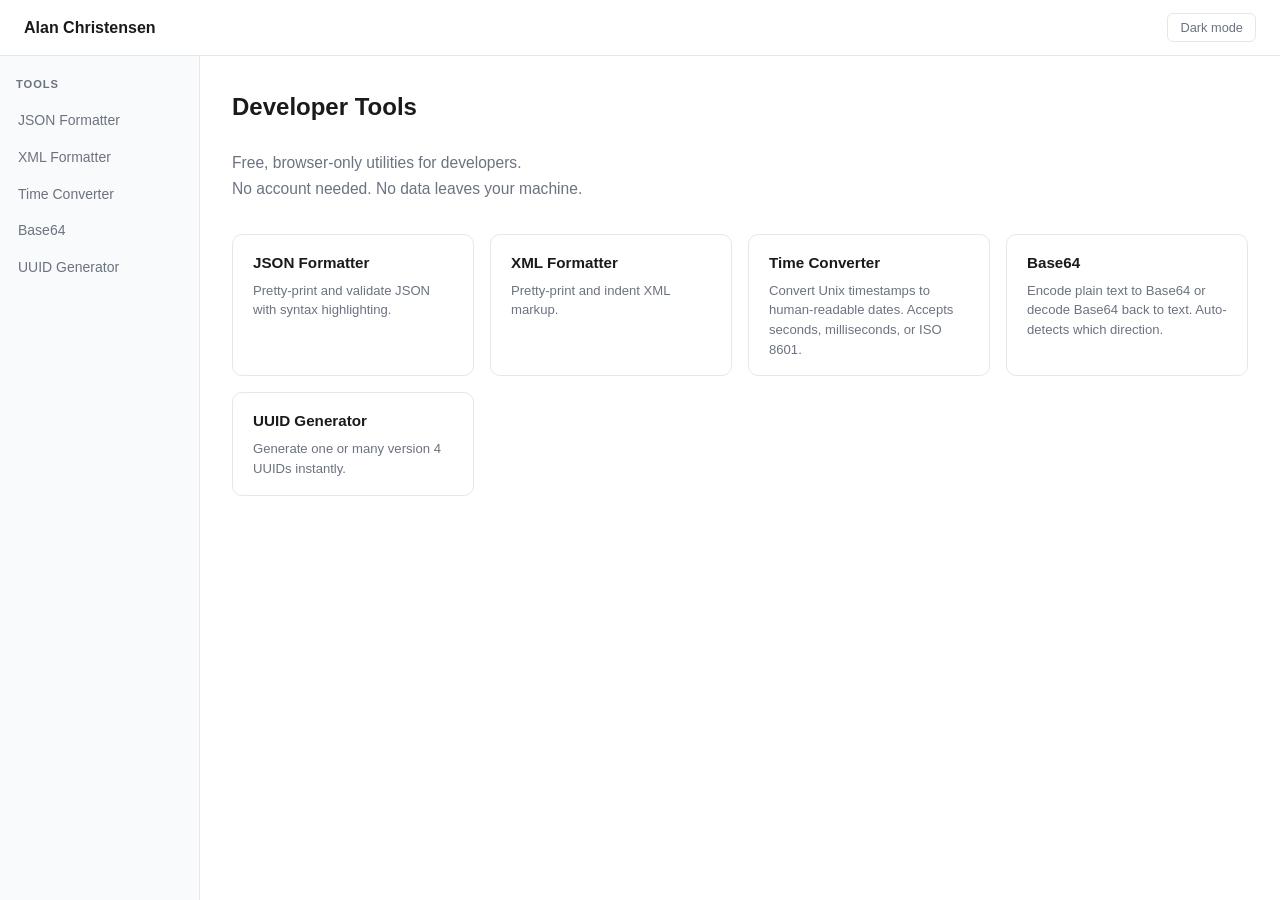
<file: index.html>
<!DOCTYPE html>
<html lang="en">
<head>
  <meta charset="UTF-8">
  <meta name="viewport" content="width=device-width, initial-scale=1">
  <meta name="description" content="Free, browser-only developer tools by Alan Christensen. No data leaves your machine.">
  <title>Developer Tools — Alan Christensen</title>
  <link rel="stylesheet" href="style.css?v=3">
  <script src="nav.js?v=3"></script>
  <script src="tools-nav.js?v=3"></script>
</head>
<body>
  <div id="tools-shell">
    <main id="tools-main">
      <div class="tool-header">
        <h1>Developer Tools</h1>
      </div>
      <p class="tools-landing-intro">
        Free, browser-only utilities for developers.<br>
        No account needed. No data leaves your machine.
      </p>
      <div class="tool-cards-grid">
        <a href="json-formatter.html" class="tool-card-item">
          <h3>JSON Formatter</h3>
          <p>Pretty-print and validate JSON with syntax highlighting.</p>
        </a>
        <a href="xml-formatter.html" class="tool-card-item">
          <h3>XML Formatter</h3>
          <p>Pretty-print and indent XML markup.</p>
        </a>
        <a href="epoch-converter.html" class="tool-card-item">
          <h3>Time Converter</h3>
          <p>Convert Unix timestamps to human-readable dates. Accepts seconds, milliseconds, or ISO 8601.</p>
        </a>
        <a href="base64.html" class="tool-card-item">
          <h3>Base64</h3>
          <p>Encode plain text to Base64 or decode Base64 back to text. Auto-detects which direction.</p>
        </a>
        <a href="uuid-generator.html" class="tool-card-item">
          <h3>UUID Generator</h3>
          <p>Generate one or many version 4 UUIDs instantly.</p>
        </a>
      </div>
    </main>
  </div>
</body>
</html>
</file>
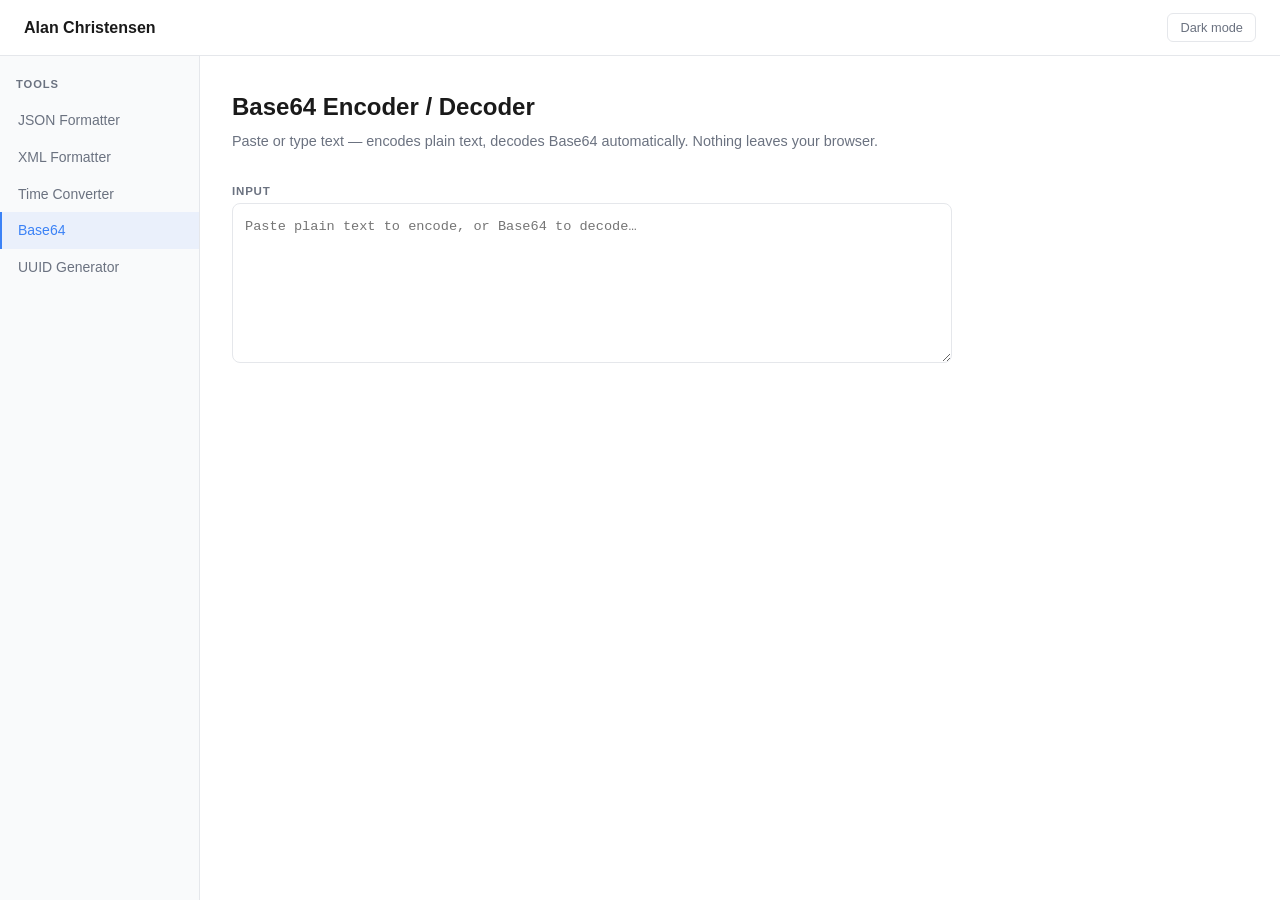
<file: base64.html>
<!DOCTYPE html>
<html lang="en">
<head>
  <meta charset="UTF-8">
  <meta name="viewport" content="width=device-width, initial-scale=1">
  <meta name="description" content="Free online Base64 encoder and decoder. Auto-detects encode or decode. No data leaves your browser.">
  <title>Base64 Encoder / Decoder — Alan Christensen</title>
  <link rel="stylesheet" href="style.css?v=3">
  <script src="nav.js?v=3"></script>
  <script src="tools-nav.js?v=3"></script>
  <style>
    .b64-wrap {
      max-width: 720px;
    }

    .b64-textarea {
      width: 100%;
      min-height: 160px;
      resize: vertical;
      padding: 0.75rem;
      border: 1px solid var(--border);
      border-radius: 8px;
      background: var(--bg);
      color: var(--text);
      font-family: "JetBrains Mono", "Fira Code", "Cascadia Code", ui-monospace, "Courier New", monospace;
      font-size: 0.85rem;
      line-height: 1.6;
      transition: border-color 0.15s;
    }

    .b64-textarea:focus {
      outline: none;
      border-color: var(--accent);
    }

    .b64-result-label-row {
      display: flex;
      align-items: center;
      justify-content: space-between;
      margin-bottom: 0.4rem;
      margin-top: 1.25rem;
    }

    .b64-result-label-left {
      display: flex;
      align-items: center;
      gap: 0.5rem;
    }

    .b64-section-label {
      font-size: 0.72rem;
      font-weight: 600;
      letter-spacing: 0.07em;
      text-transform: uppercase;
      color: var(--text-muted);
    }

    .b64-badge {
      display: inline-block;
      padding: 0.1rem 0.55rem;
      border-radius: 99px;
      font-size: 0.7rem;
      font-weight: 600;
      letter-spacing: 0.04em;
    }

    .b64-badge-encode {
      background: color-mix(in srgb, var(--accent) 12%, transparent);
      color: var(--accent);
    }

    .b64-badge-decode {
      background: color-mix(in srgb, #16a34a 12%, transparent);
      color: #16a34a;
    }

    [data-theme="dark"] .b64-badge-decode {
      color: #4ade80;
      background: color-mix(in srgb, #4ade80 12%, transparent);
    }

    .b64-output {
      width: 100%;
      min-height: 120px;
      padding: 0.75rem;
      border: 1px solid var(--border);
      border-radius: 8px;
      background: var(--nav-bg);
      color: var(--text);
      font-family: "JetBrains Mono", "Fira Code", "Cascadia Code", ui-monospace, "Courier New", monospace;
      font-size: 0.85rem;
      line-height: 1.6;
      white-space: pre-wrap;
      word-break: break-all;
      overflow: auto;
    }

    .b64-actions {
      display: flex;
      align-items: center;
      gap: 0.5rem;
      margin-top: 0.5rem;
    }
  </style>
</head>
<body>
  <div id="tools-shell">
    <main id="tools-main">
      <div class="b64-wrap">
        <div class="tool-header">
          <h1>Base64 Encoder / Decoder</h1>
          <p>Paste or type text — encodes plain text, decodes Base64 automatically. Nothing leaves your browser.</p>
        </div>

        <label class="b64-section-label" for="b64-input">Input</label>
        <textarea
          id="b64-input"
          class="b64-textarea"
          spellcheck="false"
          placeholder="Paste plain text to encode, or Base64 to decode…"
        ></textarea>

        <div id="b64-result-section" style="display:none">
          <div class="b64-result-label-row">
            <div class="b64-result-label-left">
              <span class="b64-section-label">Result</span>
              <span class="b64-badge" id="b64-badge"></span>
            </div>
            <button class="btn-secondary" id="b64-copy-btn">Copy</button>
          </div>
          <div class="b64-output" id="b64-output"></div>
          <div class="b64-actions">
            <button class="btn-secondary" id="b64-use-btn">Use as input ↓</button>
            <button class="btn-secondary" id="b64-clear-btn">Clear</button>
          </div>
        </div>

        <div class="tool-error" id="b64-error"></div>
      </div>
    </main>
  </div>

  <script>
    var inputEl   = document.getElementById('b64-input');
    var outputEl  = document.getElementById('b64-output');
    var badgeEl   = document.getElementById('b64-badge');
    var sectionEl = document.getElementById('b64-result-section');
    var errorEl   = document.getElementById('b64-error');
    var copyBtn   = document.getElementById('b64-copy-btn');
    var useBtn    = document.getElementById('b64-use-btn');
    var clearBtn  = document.getElementById('b64-clear-btn');

    function looksLikeBase64(str) {
      if (!str) return false;
      // Must only contain base64 alphabet (standard or URL-safe)
      if (!/^[A-Za-z0-9+/=\-_]+$/.test(str)) return false;
      // Normalize URL-safe to standard for atob
      var normalized = str.replace(/-/g, '+').replace(/_/g, '/');
      // Pad to multiple of 4
      var padded = normalized;
      var rem = padded.length % 4;
      if (rem === 1) return false; // always invalid
      if (rem === 2) padded += '==';
      if (rem === 3) padded += '=';
      try {
        atob(padded);
        return true;
      } catch (e) {
        return false;
      }
    }

    function decodeBase64(str) {
      var normalized = str.replace(/-/g, '+').replace(/_/g, '/');
      var rem = normalized.length % 4;
      if (rem === 2) normalized += '==';
      if (rem === 3) normalized += '=';
      return decodeURIComponent(
        atob(normalized).split('').map(function (c) {
          return '%' + ('00' + c.charCodeAt(0).toString(16)).slice(-2);
        }).join('')
      );
    }

    function run() {
      errorEl.style.display = 'none';
      var raw = inputEl.value;
      if (!raw) {
        sectionEl.style.display = 'none';
        return;
      }

      var stripped = raw.replace(/\s+/g, '');

      if (looksLikeBase64(stripped)) {
        try {
          var decoded = decodeBase64(stripped);
          outputEl.textContent = decoded;
          badgeEl.textContent = 'Decoded';
          badgeEl.className = 'b64-badge b64-badge-decode';
          sectionEl.style.display = 'block';
          return;
        } catch (e) {
          // fall through to encode
        }
      }

      // Encode
      try {
        var encoded = btoa(
          encodeURIComponent(raw).replace(/%([0-9A-F]{2})/g, function (m, p1) {
            return String.fromCharCode(parseInt(p1, 16));
          })
        );
        outputEl.textContent = encoded;
        badgeEl.textContent = 'Encoded';
        badgeEl.className = 'b64-badge b64-badge-encode';
        sectionEl.style.display = 'block';
      } catch (e) {
        errorEl.textContent = 'Could not encode: ' + e.message;
        errorEl.style.display = 'block';
        sectionEl.style.display = 'none';
      }
    }

    inputEl.addEventListener('input', run);

    copyBtn.addEventListener('click', function () {
      var text = outputEl.textContent;
      if (!text) return;
      navigator.clipboard.writeText(text).then(function () {
        var orig = copyBtn.textContent;
        copyBtn.textContent = 'Copied!';
        setTimeout(function () { copyBtn.textContent = orig; }, 1500);
      });
    });

    useBtn.addEventListener('click', function () {
      var text = outputEl.textContent;
      if (!text) return;
      inputEl.value = text;
      run();
      inputEl.focus();
    });

    clearBtn.addEventListener('click', function () {
      inputEl.value = '';
      sectionEl.style.display = 'none';
      errorEl.style.display = 'none';
      inputEl.focus();
    });
  </script>
</body>
</html>
</file>
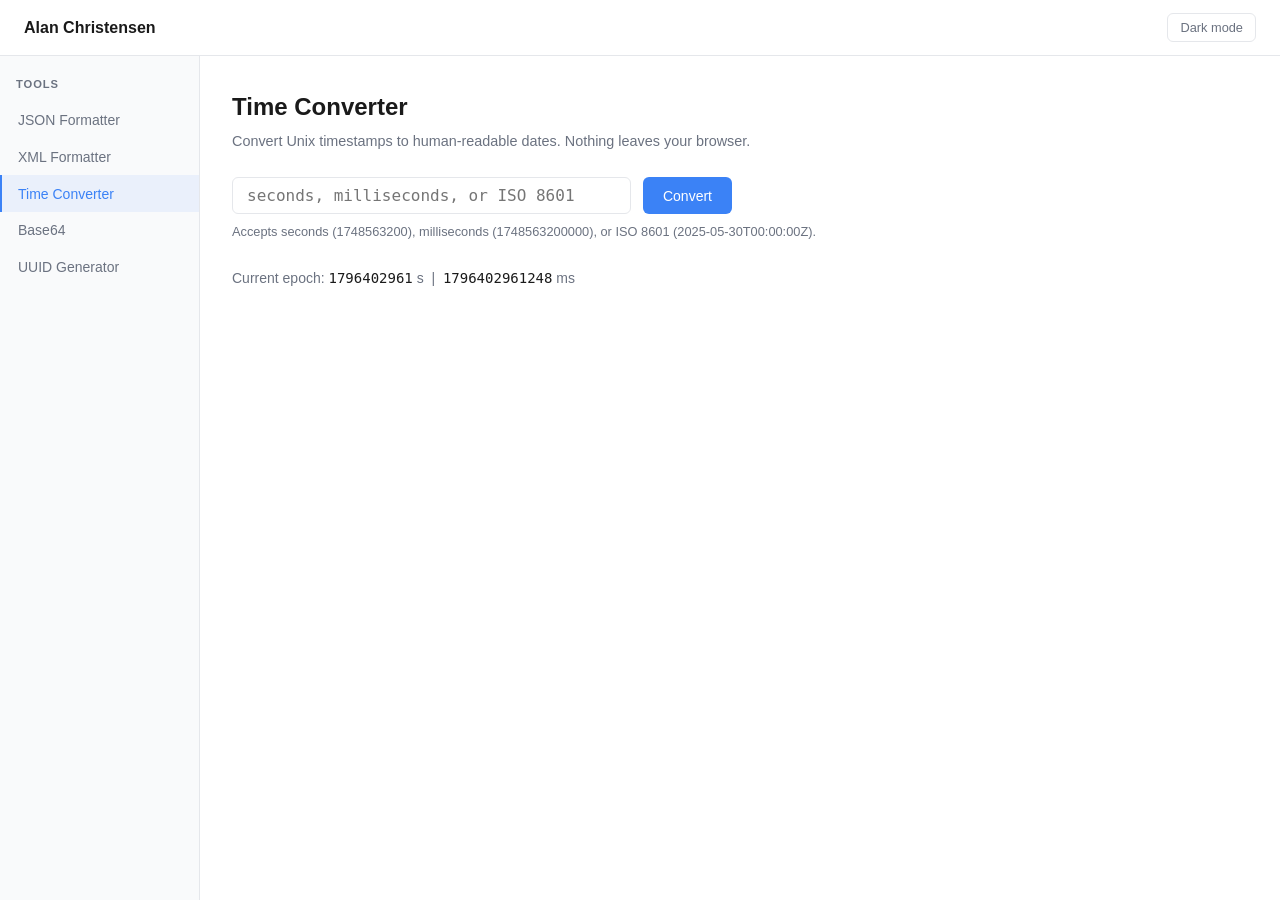
<file: epoch-converter.html>
<!DOCTYPE html>
<html lang="en">
<head>
  <meta charset="UTF-8">
  <meta name="viewport" content="width=device-width, initial-scale=1">
  <meta name="description" content="Free Unix timestamp converter. Accepts seconds, milliseconds, or ISO 8601. No data leaves your browser.">
  <title>Time Converter — Alan Christensen</title>
  <link rel="stylesheet" href="style.css?v=3">
  <script src="nav.js?v=3"></script>
  <script src="tools-nav.js?v=3"></script>
</head>
<body>
  <div id="tools-shell">
    <main id="tools-main">
      <div class="tool-header">
        <h1>Time Converter</h1>
        <p>Convert Unix timestamps to human-readable dates. Nothing leaves your browser.</p>
      </div>

      <div class="epoch-input-row">
        <input
          type="text"
          id="epoch-input"
          class="epoch-text-input"
          placeholder="seconds, milliseconds, or ISO 8601"
          autocomplete="off"
        >
        <button class="btn-primary" id="convert-btn">Convert</button>
      </div>
      <p class="epoch-hint">Accepts seconds (1748563200), milliseconds (1748563200000), or ISO 8601 (2025-05-30T00:00:00Z).</p>

      <div class="tool-error" id="epoch-error"></div>

      <div class="epoch-result-box" id="epoch-result" style="display:none">
        <div class="epoch-result-grid">
          <span class="epoch-label">Detected unit</span>
          <span class="epoch-value" id="r-unit"></span>

          <span class="epoch-label">Local time</span>
          <span class="epoch-value" id="r-local"></span>

          <span class="epoch-label">UTC</span>
          <span class="epoch-value" id="r-utc"></span>

          <span class="epoch-label">ISO 8601</span>
          <span class="epoch-value" id="r-iso"></span>

          <span class="epoch-label">Relative</span>
          <span class="epoch-value" id="r-relative"></span>
        </div>
      </div>

      <p class="epoch-current" id="epoch-current"></p>
    </main>
  </div>

  <script>
    var inputEl    = document.getElementById('epoch-input');
    var resultBox  = document.getElementById('epoch-result');
    var errorEl    = document.getElementById('epoch-error');

    function relativeTime(ms) {
      var diff = Date.now() - ms;
      var abs  = Math.abs(diff);
      var future = diff < 0;
      var units = [
        [60000,       'second', 1000],
        [3600000,     'minute', 60000],
        [86400000,    'hour',   3600000],
        [2592000000,  'day',    86400000],
        [31536000000, 'month',  2592000000],
        [Infinity,    'year',   31536000000],
      ];
      for (var i = 0; i < units.length; i++) {
        if (abs < units[i][0]) {
          var n = Math.round(abs / units[i][2]);
          if (n === 0) return 'just now';
          var label = n + ' ' + units[i][1] + (n !== 1 ? 's' : '');
          return future ? 'in ' + label : label + ' ago';
        }
      }
    }

    function convert() {
      errorEl.style.display = 'none';
      resultBox.style.display = 'none';

      var raw = inputEl.value.trim();
      if (!raw) return;

      var ms, unit;

      if (/^-?\d+(\.\d+)?$/.test(raw)) {
        var n = Number(raw);
        var digits = raw.replace(/^-/, '').replace(/\..*/, '').length;
        var isMs = digits > 10;
        ms   = isMs ? n : n * 1000;
        unit = isMs ? 'Milliseconds' : 'Seconds';
      } else {
        var parsed = new Date(raw);
        if (isNaN(parsed.getTime())) {
          errorEl.textContent = 'Enter a valid timestamp: seconds, milliseconds, or ISO 8601.';
          errorEl.style.display = 'block';
          return;
        }
        ms   = parsed.getTime();
        unit = 'ISO 8601';
      }

      var date = new Date(ms);

      if (isNaN(date.getTime())) {
        errorEl.textContent = 'Timestamp out of range.';
        errorEl.style.display = 'block';
        return;
      }

      document.getElementById('r-unit').textContent     = unit;
      document.getElementById('r-local').textContent    = date.toLocaleString();
      document.getElementById('r-utc').textContent      = date.toUTCString();
      document.getElementById('r-iso').textContent      = date.toISOString();
      document.getElementById('r-relative').textContent = relativeTime(ms);
      resultBox.style.display = 'block';
    }

    document.getElementById('convert-btn').addEventListener('click', convert);
    inputEl.addEventListener('keydown', function (e) {
      if (e.key === 'Enter') convert();
    });

    function updateCurrentEpoch() {
      var now = Date.now();
      var el = document.getElementById('epoch-current');
      el.innerHTML =
        'Current epoch: <strong>' + Math.floor(now / 1000) + '</strong> s' +
        ' &nbsp;|&nbsp; ' +
        '<strong>' + now + '</strong> ms';
    }
    updateCurrentEpoch();
    setInterval(updateCurrentEpoch, 1000);
  </script>
</body>
</html>
</file>
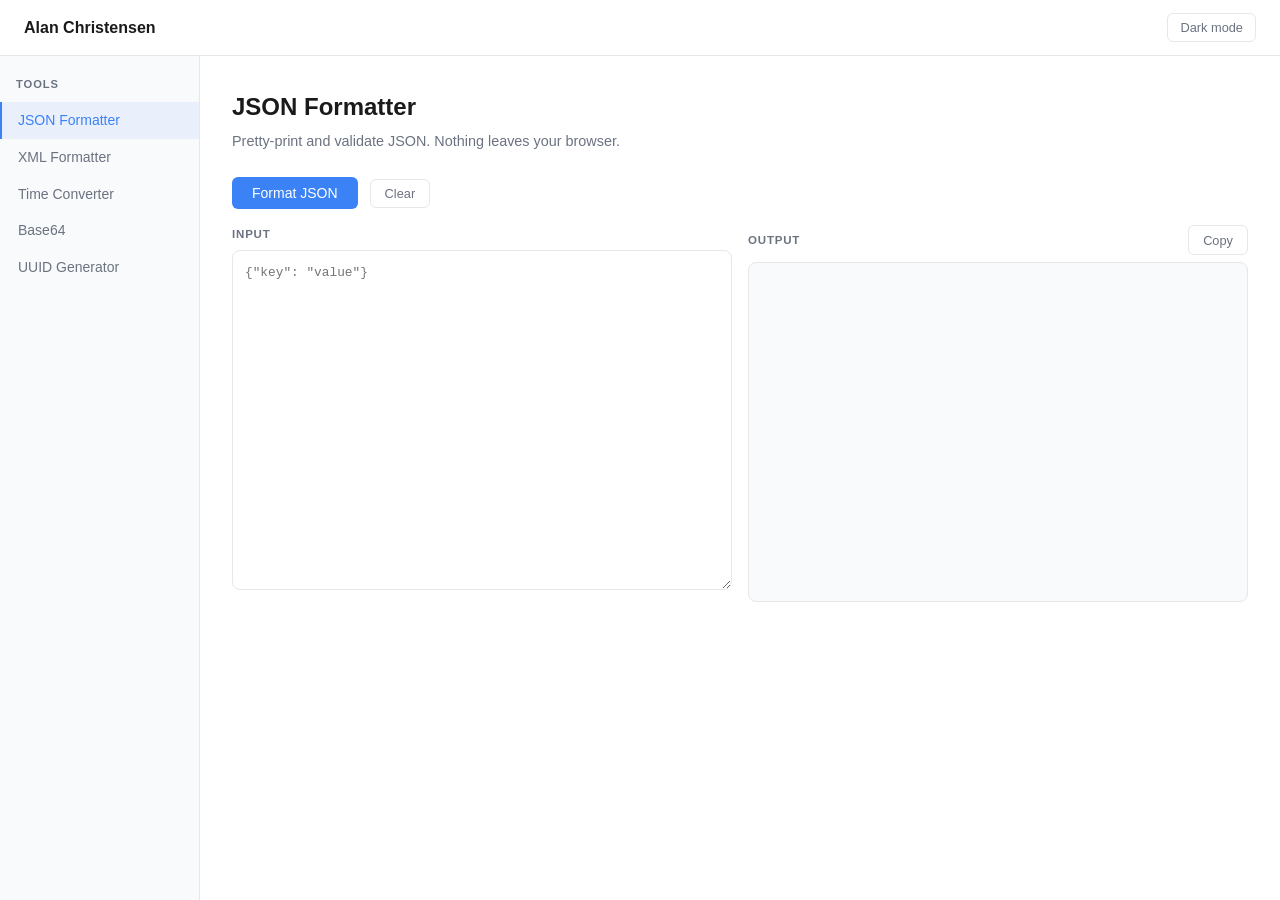
<file: json-formatter.html>
<!DOCTYPE html>
<html lang="en">
<head>
  <meta charset="UTF-8">
  <meta name="viewport" content="width=device-width, initial-scale=1">
  <meta name="description" content="Free online JSON formatter with syntax highlighting. No data leaves your browser.">
  <title>JSON Formatter — Alan Christensen</title>
  <link rel="stylesheet" href="style.css?v=3">
  <script src="nav.js?v=3"></script>
  <script src="tools-nav.js?v=3"></script>
</head>
<body>
  <div id="tools-shell">
    <main id="tools-main">
      <div class="tool-header">
        <h1>JSON Formatter</h1>
        <p>Pretty-print and validate JSON. Nothing leaves your browser.</p>
      </div>

      <div class="tool-actions">
        <button class="btn-primary" id="fmt-btn">Format JSON</button>
        <button class="btn-secondary" id="clear-btn">Clear</button>
      </div>

      <div class="tool-io">
        <div class="tool-io-panel">
          <label for="json-input">Input</label>
          <textarea id="json-input" spellcheck="false" placeholder='{"key": "value"}'></textarea>
        </div>
        <div class="tool-io-panel">
          <div class="panel-label-row">
            <label>Output</label>
            <button class="btn-secondary" id="copy-btn">Copy</button>
          </div>
          <pre class="tool-output" id="json-output" aria-live="polite"></pre>
        </div>
      </div>

      <div class="tool-error" id="json-error"></div>
    </main>
  </div>

  <script>
    var inputEl  = document.getElementById('json-input');
    var outputEl = document.getElementById('json-output');
    var errorEl  = document.getElementById('json-error');
    var copyBtn  = document.getElementById('copy-btn');

    function highlight(json) {
      var escaped = json
        .replace(/&/g, '&amp;')
        .replace(/</g, '&lt;')
        .replace(/>/g, '&gt;');
      return escaped.replace(
        /("(\\u[a-fA-F0-9]{4}|\\[^u]|[^\\"])*"(\s*:)?|\b(true|false|null)\b|-?\d+(?:\.\d*)?(?:[eE][+\-]?\d+)?)/g,
        function (m) {
          if (/^"/.test(m)) {
            return /:$/.test(m)
              ? '<span class="json-key">' + m + '</span>'
              : '<span class="json-str">' + m + '</span>';
          }
          if (/true|false/.test(m)) return '<span class="json-bool">' + m + '</span>';
          if (/null/.test(m))       return '<span class="json-null">' + m + '</span>';
          return '<span class="json-num">' + m + '</span>';
        }
      );
    }

    function format() {
      errorEl.style.display = 'none';
      var raw = inputEl.value.trim();
      if (!raw) { outputEl.innerHTML = ''; return; }
      try {
        var pretty = JSON.stringify(JSON.parse(raw), null, 2);
        outputEl.innerHTML = highlight(pretty);
      } catch (e) {
        errorEl.textContent = e.message;
        errorEl.style.display = 'block';
        outputEl.innerHTML = '';
      }
    }

    document.getElementById('fmt-btn').addEventListener('click', format);

    document.getElementById('clear-btn').addEventListener('click', function () {
      inputEl.value = '';
      outputEl.innerHTML = '';
      errorEl.style.display = 'none';
    });

    inputEl.addEventListener('keydown', function (e) {
      if ((e.ctrlKey || e.metaKey) && e.key === 'Enter') format();
    });

    copyBtn.addEventListener('click', function () {
      var text = outputEl.textContent;
      if (!text) return;
      navigator.clipboard.writeText(text).then(function () {
        var orig = copyBtn.textContent;
        copyBtn.textContent = 'Copied!';
        setTimeout(function () { copyBtn.textContent = orig; }, 1500);
      });
    });
  </script>
</body>
</html>
</file>
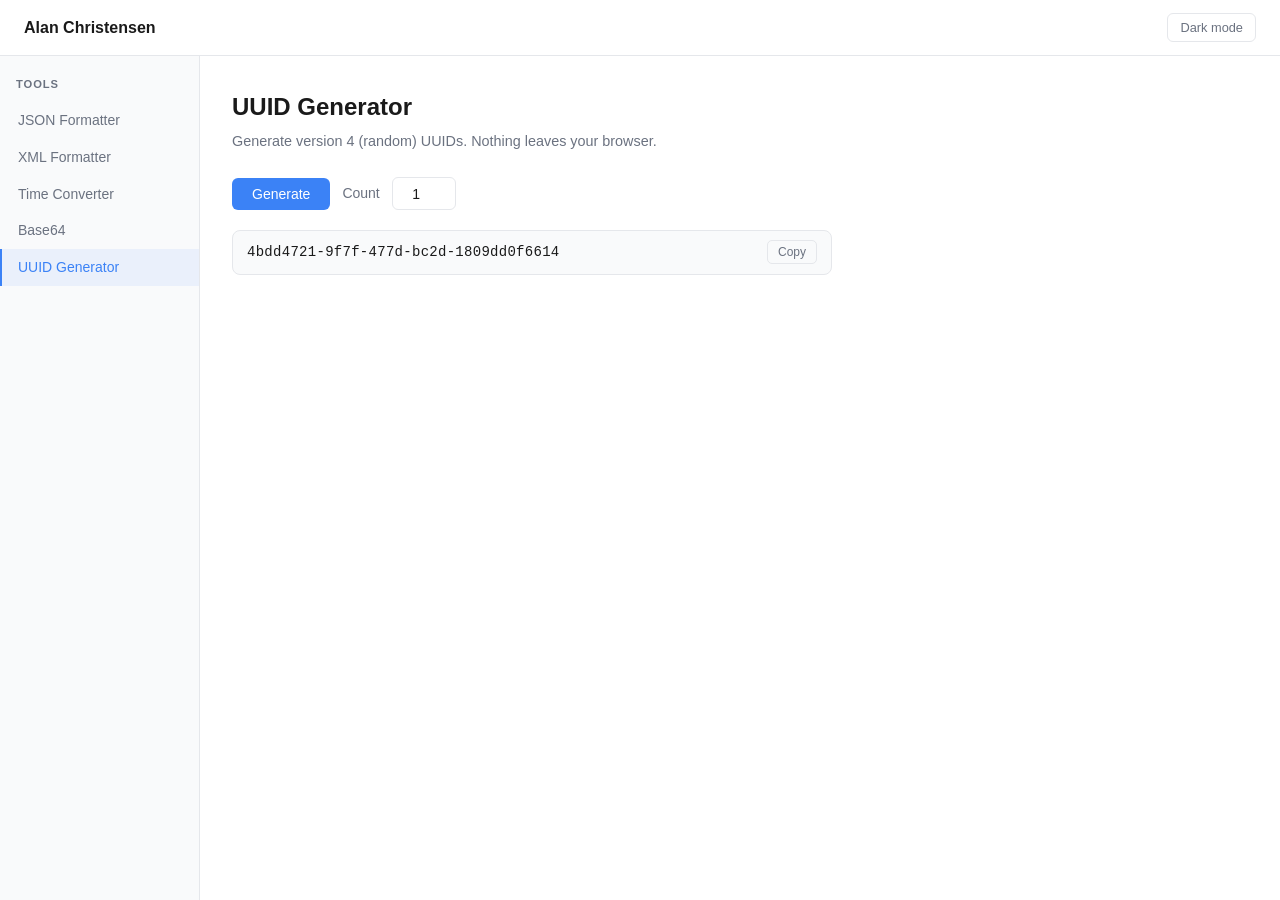
<file: uuid-generator.html>
<!DOCTYPE html>
<html lang="en">
<head>
  <meta charset="UTF-8">
  <meta name="viewport" content="width=device-width, initial-scale=1">
  <meta name="description" content="Free online UUID v4 generator. Generate one or many UUIDs instantly. No data leaves your browser.">
  <title>UUID Generator — Alan Christensen</title>
  <link rel="stylesheet" href="style.css?v=3">
  <script src="nav.js?v=3"></script>
  <script src="tools-nav.js?v=3"></script>
  <style>
    .uuid-wrap {
      max-width: 600px;
    }

    .uuid-controls {
      display: flex;
      align-items: center;
      gap: 0.75rem;
      margin-bottom: 1.25rem;
      flex-wrap: wrap;
    }

    .uuid-count-label {
      font-size: 0.875rem;
      color: var(--text-muted);
    }

    .uuid-count-input {
      width: 64px;
      padding: 0.45rem 0.625rem;
      border: 1px solid var(--border);
      border-radius: 6px;
      background: var(--bg);
      color: var(--text);
      font-size: 0.875rem;
      text-align: center;
      transition: border-color 0.15s;
    }

    .uuid-count-input:focus {
      outline: none;
      border-color: var(--accent);
    }

    .uuid-list {
      display: flex;
      flex-direction: column;
      gap: 0.5rem;
      margin-bottom: 0.75rem;
    }

    .uuid-item {
      display: flex;
      align-items: center;
      gap: 0.625rem;
      padding: 0.6rem 0.875rem;
      border: 1px solid var(--border);
      border-radius: 8px;
      background: var(--nav-bg);
      transition: border-color 0.15s;
    }

    .uuid-item:hover {
      border-color: color-mix(in srgb, var(--border) 60%, var(--accent));
    }

    .uuid-value {
      flex: 1;
      font-family: "JetBrains Mono", "Fira Code", "Cascadia Code", ui-monospace, "Courier New", monospace;
      font-size: 0.875rem;
      letter-spacing: 0.02em;
      color: var(--text);
      word-break: break-all;
    }

    .uuid-copy-one {
      flex-shrink: 0;
      padding: 0.25rem 0.625rem;
      background: none;
      color: var(--text-muted);
      border: 1px solid var(--border);
      border-radius: 5px;
      font-size: 0.75rem;
      cursor: pointer;
      transition: border-color 0.15s, color 0.15s;
    }

    .uuid-copy-one:hover {
      border-color: var(--accent);
      color: var(--accent);
    }

    .uuid-footer {
      display: flex;
      align-items: center;
      gap: 0.5rem;
    }
  </style>
</head>
<body>
  <div id="tools-shell">
    <main id="tools-main">
      <div class="uuid-wrap">
        <div class="tool-header">
          <h1>UUID Generator</h1>
          <p>Generate version 4 (random) UUIDs. Nothing leaves your browser.</p>
        </div>

        <div class="uuid-controls">
          <button class="btn-primary" id="gen-btn">Generate</button>
          <span class="uuid-count-label">Count</span>
          <input type="number" id="uuid-count" class="uuid-count-input" value="1" min="1" max="100">
        </div>

        <div class="uuid-list" id="uuid-list"></div>

        <div class="uuid-footer" id="uuid-footer" style="display:none">
          <button class="btn-secondary" id="copy-all-btn">Copy all</button>
        </div>
      </div>
    </main>
  </div>

  <script>
    function generateUUID() {
      if (crypto.randomUUID) return crypto.randomUUID();
      var bytes = crypto.getRandomValues(new Uint8Array(16));
      bytes[6] = (bytes[6] & 0x0f) | 0x40;
      bytes[8] = (bytes[8] & 0x3f) | 0x80;
      var hex = Array.from(bytes).map(function (b) {
        return ('0' + b.toString(16)).slice(-2);
      }).join('');
      return [
        hex.slice(0, 8),
        hex.slice(8, 12),
        hex.slice(12, 16),
        hex.slice(16, 20),
        hex.slice(20),
      ].join('-');
    }

    function flashBtn(btn, label) {
      var orig = btn.textContent;
      btn.textContent = label;
      setTimeout(function () { btn.textContent = orig; }, 1500);
    }

    function generate() {
      var count = Math.min(100, Math.max(1, parseInt(document.getElementById('uuid-count').value, 10) || 1));
      var list = document.getElementById('uuid-list');
      list.innerHTML = '';
      var uuids = [];

      for (var i = 0; i < count; i++) {
        var uuid = generateUUID();
        uuids.push(uuid);

        var item = document.createElement('div');
        item.className = 'uuid-item';

        var val = document.createElement('span');
        val.className = 'uuid-value';
        val.textContent = uuid;

        var copyBtn = document.createElement('button');
        copyBtn.className = 'uuid-copy-one';
        copyBtn.textContent = 'Copy';
        (function (u, btn) {
          btn.addEventListener('click', function () {
            navigator.clipboard.writeText(u).then(function () { flashBtn(btn, 'Copied!'); });
          });
        }(uuid, copyBtn));

        item.appendChild(val);
        item.appendChild(copyBtn);
        list.appendChild(item);
      }

      var footer = document.getElementById('uuid-footer');
      footer.style.display = count > 1 ? 'flex' : 'none';
      window._uuids = uuids;
    }

    document.getElementById('gen-btn').addEventListener('click', generate);

    document.getElementById('uuid-count').addEventListener('keydown', function (e) {
      if (e.key === 'Enter') generate();
    });

    document.getElementById('copy-all-btn').addEventListener('click', function () {
      var btn = this;
      navigator.clipboard.writeText((window._uuids || []).join('\n')).then(function () {
        flashBtn(btn, 'Copied!');
      });
    });

    generate();
  </script>
</body>
</html>
</file>
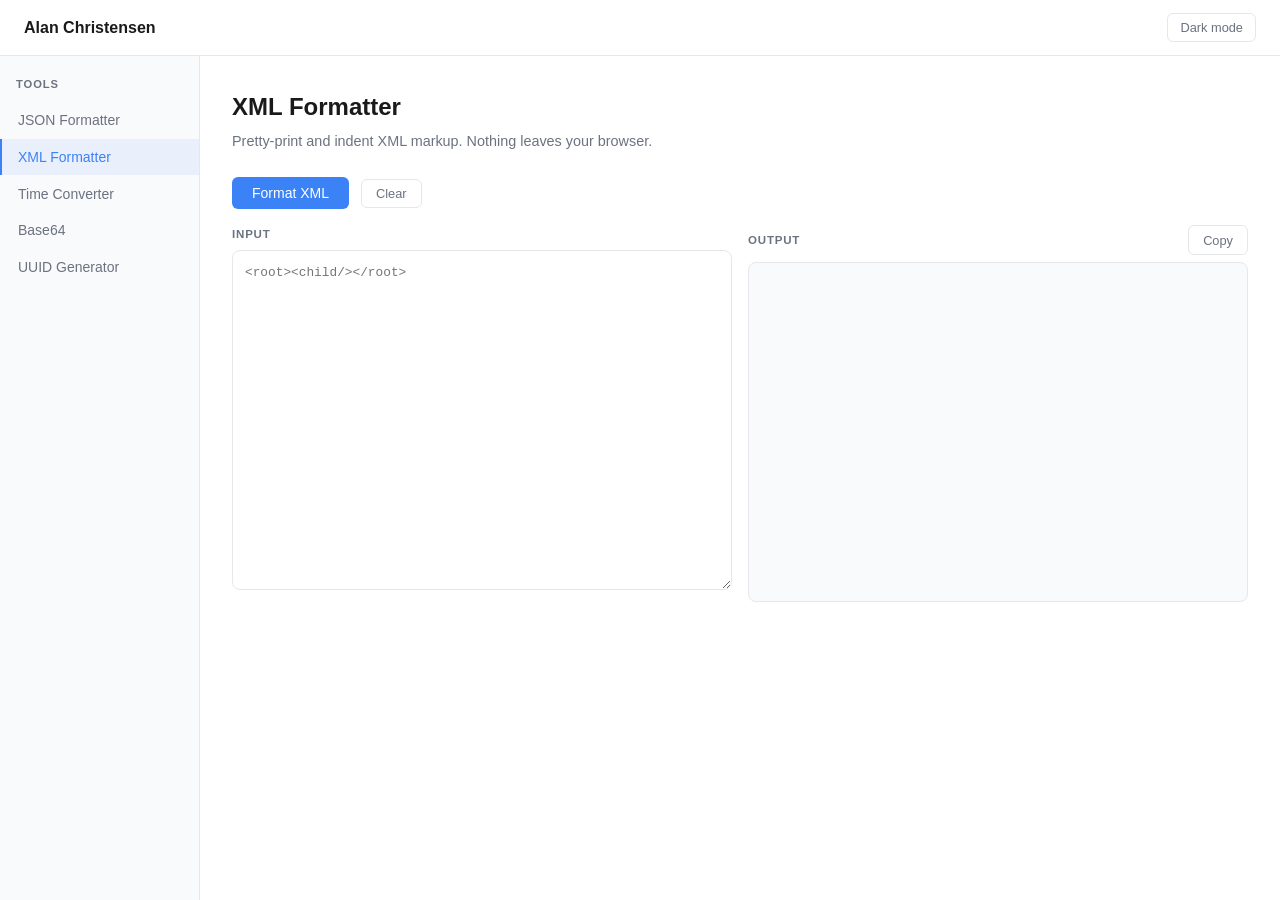
<file: xml-formatter.html>
<!DOCTYPE html>
<html lang="en">
<head>
  <meta charset="UTF-8">
  <meta name="viewport" content="width=device-width, initial-scale=1">
  <meta name="description" content="Free online XML formatter. Pretty-print and indent XML. No data leaves your browser.">
  <title>XML Formatter — Alan Christensen</title>
  <link rel="stylesheet" href="style.css?v=3">
  <script src="nav.js?v=3"></script>
  <script src="tools-nav.js?v=3"></script>
</head>
<body>
  <div id="tools-shell">
    <main id="tools-main">
      <div class="tool-header">
        <h1>XML Formatter</h1>
        <p>Pretty-print and indent XML markup. Nothing leaves your browser.</p>
      </div>

      <div class="tool-actions">
        <button class="btn-primary" id="fmt-btn">Format XML</button>
        <button class="btn-secondary" id="clear-btn">Clear</button>
      </div>

      <div class="tool-io">
        <div class="tool-io-panel">
          <label for="xml-input">Input</label>
          <textarea id="xml-input" spellcheck="false" placeholder="<root><child/></root>"></textarea>
        </div>
        <div class="tool-io-panel">
          <div class="panel-label-row">
            <label>Output</label>
            <button class="btn-secondary" id="copy-btn">Copy</button>
          </div>
          <pre class="tool-output" id="xml-output" aria-live="polite"></pre>
        </div>
      </div>

      <div class="tool-error" id="xml-error"></div>
    </main>
  </div>

  <script>
    var inputEl  = document.getElementById('xml-input');
    var outputEl = document.getElementById('xml-output');
    var errorEl  = document.getElementById('xml-error');
    var copyBtn  = document.getElementById('copy-btn');

    function escXML(s) {
      return s
        .replace(/&/g, '&amp;')
        .replace(/</g, '&lt;')
        .replace(/>/g, '&gt;')
        .replace(/"/g, '&quot;');
    }

    function serializeNode(node, depth) {
      var ind = '  '.repeat(depth);

      if (node.nodeType === Node.TEXT_NODE) {
        var t = node.textContent.trim();
        return t ? ind + escXML(t) + '\n' : '';
      }
      if (node.nodeType === Node.COMMENT_NODE) {
        return ind + '<!--' + node.textContent + '-->\n';
      }
      if (node.nodeType === Node.CDATA_SECTION_NODE) {
        return ind + '<![CDATA[' + node.textContent + ']]>\n';
      }
      if (node.nodeType === Node.PROCESSING_INSTRUCTION_NODE) {
        return ind + '<?' + node.target + ' ' + node.data + '?>\n';
      }
      if (node.nodeType !== Node.ELEMENT_NODE) return '';

      var tag = node.tagName;
      var attrs = Array.from(node.attributes)
        .map(function (a) { return ' ' + a.name + '="' + escXML(a.value) + '"'; })
        .join('');

      if (node.childNodes.length === 0) return ind + '<' + tag + attrs + '/>\n';

      var kids = Array.from(node.childNodes);
      var allText = kids.every(function (c) { return c.nodeType === Node.TEXT_NODE; });
      if (allText) {
        var text = escXML(node.textContent.trim());
        return ind + '<' + tag + attrs + '>' + text + '</' + tag + '>\n';
      }

      var r = ind + '<' + tag + attrs + '>\n';
      kids.forEach(function (c) { r += serializeNode(c, depth + 1); });
      r += ind + '</' + tag + '>\n';
      return r;
    }

    function format() {
      errorEl.style.display = 'none';
      var raw = inputEl.value.trim();
      if (!raw) { outputEl.textContent = ''; return; }

      var parser = new DOMParser();
      var doc = parser.parseFromString(raw, 'text/xml');
      var err = doc.querySelector('parsererror');
      if (err) {
        errorEl.textContent = err.textContent.split('\n').slice(0, 2).join(' ').trim();
        errorEl.style.display = 'block';
        outputEl.textContent = '';
        return;
      }

      var result = '';
      doc.childNodes.forEach(function (n) { result += serializeNode(n, 0); });
      outputEl.textContent = result.trim();
    }

    document.getElementById('fmt-btn').addEventListener('click', format);

    document.getElementById('clear-btn').addEventListener('click', function () {
      inputEl.value = '';
      outputEl.textContent = '';
      errorEl.style.display = 'none';
    });

    inputEl.addEventListener('keydown', function (e) {
      if ((e.ctrlKey || e.metaKey) && e.key === 'Enter') format();
    });

    copyBtn.addEventListener('click', function () {
      var text = outputEl.textContent;
      if (!text) return;
      navigator.clipboard.writeText(text).then(function () {
        var orig = copyBtn.textContent;
        copyBtn.textContent = 'Copied!';
        setTimeout(function () { copyBtn.textContent = orig; }, 1500);
      });
    });
  </script>
</body>
</html>
</file>
<file: style.css>
*, *::before, *::after {
  box-sizing: border-box;
  margin: 0;
  padding: 0;
}

:root {
  --bg: #ffffff;
  --text: #1a1a1a;
  --text-muted: #6b7280;
  --accent: #3b82f6;
  --accent-hover: #2563eb;
  --border: #e5e7eb;
  --nav-bg: #f9fafb;
  --nav-width: 200px;
  --header-height: 56px;
}

[data-theme="dark"] {
  --bg: #0f1117;
  --text: #e2e8f0;
  --text-muted: #94a3b8;
  --accent: #60a5fa;
  --accent-hover: #93c5fd;
  --border: #1e293b;
  --nav-bg: #0a0d14;
}

body {
  font-family: -apple-system, BlinkMacSystemFont, "Segoe UI", Roboto, Helvetica, Arial, sans-serif;
  background: var(--bg);
  color: var(--text);
  line-height: 1.6;
  transition: background 0.15s, color 0.15s;
}

/* Site header */
#site-header {
  position: sticky;
  top: 0;
  z-index: 100;
  display: flex;
  align-items: center;
  justify-content: space-between;
  padding: 0 1.5rem;
  height: var(--header-height);
  background: var(--bg);
  border-bottom: 1px solid var(--border);
  transition: background 0.15s, border-color 0.15s;
}

.header-actions {
  display: flex;
  align-items: center;
  gap: 0.5rem;
}

.site-name {
  font-weight: 600;
  font-size: 1rem;
  color: var(--text);
  text-decoration: none;
  transition: color 0.15s;
}

.site-name:hover {
  color: var(--accent);
}

#dark-toggle {
  background: none;
  border: 1px solid var(--border);
  border-radius: 6px;
  cursor: pointer;
  padding: 0.35rem 0.75rem;
  font-size: 0.8rem;
  color: var(--text-muted);
  transition: border-color 0.15s, color 0.15s;
}

#dark-toggle:hover {
  border-color: var(--accent);
  color: var(--accent);
}

#nav-hamburger {
  display: none;
  background: none;
  border: 1px solid var(--border);
  border-radius: 6px;
  cursor: pointer;
  padding: 0.35rem 0.6rem;
  font-size: 1rem;
  line-height: 1;
  color: var(--text-muted);
  transition: border-color 0.15s, color 0.15s;
}

#nav-hamburger:hover {
  border-color: var(--accent);
  color: var(--accent);
}

#nav-mobile-menu {
  display: none;
  position: absolute;
  top: 100%;
  right: 1rem;
  min-width: 160px;
  background: var(--bg);
  border: 1px solid var(--border);
  border-radius: 8px;
  box-shadow: 0 4px 16px rgba(0,0,0,0.12);
  padding: 0.375rem 0;
  z-index: 200;
}

#nav-mobile-menu.open {
  display: block;
}

.nav-menu-item {
  display: block;
  width: 100%;
  padding: 0.5rem 1rem;
  font-size: 0.875rem;
  color: var(--text-muted);
  text-decoration: none;
  text-align: left;
  background: none;
  border: none;
  cursor: pointer;
  transition: background 0.1s, color 0.1s;
  box-sizing: border-box;
}

.nav-menu-item:hover {
  background: color-mix(in srgb, var(--text) 5%, transparent);
  color: var(--text);
}

.nav-menu-item.active {
  color: var(--accent);
  font-weight: 500;
}

.nav-menu-divider {
  height: 1px;
  background: var(--border);
  margin: 0.375rem 0;
}

/* Homepage */
.home-wrap {
  max-width: 720px;
  margin: 0 auto;
  padding: 6rem 1.5rem 4rem;
}

.home-wrap h1 {
  font-size: 2.75rem;
  font-weight: 700;
  letter-spacing: -0.025em;
  line-height: 1.15;
  margin-bottom: 0.75rem;
}

.home-tagline {
  font-size: 1.125rem;
  color: var(--text-muted);
  margin-bottom: 2rem;
}

.home-links {
  display: flex;
  gap: 1.25rem;
  margin-bottom: 3rem;
}

.home-links a {
  display: inline-flex;
  align-items: center;
  gap: 0.4rem;
  color: var(--text-muted);
  text-decoration: none;
  font-size: 0.9rem;
  transition: color 0.15s;
}

.home-links a:hover {
  color: var(--accent);
}

.home-links svg {
  width: 18px;
  height: 18px;
  flex-shrink: 0;
}

.tools-card {
  display: inline-flex;
  align-items: center;
  gap: 0.625rem;
  padding: 1rem 1.5rem;
  border: 1px solid var(--border);
  border-radius: 10px;
  text-decoration: none;
  color: var(--text);
  font-size: 0.975rem;
  font-weight: 500;
  transition: border-color 0.15s, box-shadow 0.15s;
}

.tools-card:hover {
  border-color: var(--accent);
  box-shadow: 0 0 0 3px color-mix(in srgb, var(--accent) 12%, transparent);
}

.tools-card-arrow {
  color: var(--text-muted);
}

/* Tools shell */
#tools-shell {
  display: flex;
  min-height: calc(100vh - var(--header-height));
}

/* Side nav */
#tools-sidenav {
  width: var(--nav-width);
  flex-shrink: 0;
  background: var(--nav-bg);
  border-right: 1px solid var(--border);
  padding: 1.25rem 0;
  position: sticky;
  top: var(--header-height);
  height: calc(100vh - var(--header-height));
  overflow-y: auto;
  transition: background 0.15s, border-color 0.15s;
}

.sidenav-label {
  font-size: 0.7rem;
  font-weight: 600;
  letter-spacing: 0.08em;
  text-transform: uppercase;
  color: var(--text-muted);
  padding: 0 1rem 0.5rem;
}

#tools-sidenav a {
  display: block;
  padding: 0.45rem 1rem;
  font-size: 0.875rem;
  color: var(--text-muted);
  text-decoration: none;
  border-left: 2px solid transparent;
  transition: color 0.15s, background 0.15s, border-color 0.15s;
}

#tools-sidenav a:hover {
  color: var(--text);
  background: color-mix(in srgb, var(--text) 5%, transparent);
}

#tools-sidenav a.active {
  color: var(--accent);
  border-left-color: var(--accent);
  background: color-mix(in srgb, var(--accent) 8%, transparent);
  font-weight: 500;
}


/* Main content */
#tools-main {
  flex: 1;
  min-width: 0;
  padding: 2rem;
}

/* Tool header */
.tool-header {
  margin-bottom: 1.5rem;
}

.tool-header h1 {
  font-size: 1.5rem;
  font-weight: 600;
  margin-bottom: 0.25rem;
}

.tool-header p {
  color: var(--text-muted);
  font-size: 0.9rem;
}

/* Tool IO */
.tool-actions {
  display: flex;
  align-items: center;
  gap: 0.75rem;
  margin-bottom: 1rem;
  flex-wrap: wrap;
}

.tool-io {
  display: grid;
  grid-template-columns: 1fr 1fr;
  gap: 1rem;
  margin-bottom: 1rem;
}

.tool-io-panel {
  display: flex;
  flex-direction: column;
  gap: 0.4rem;
  min-width: 0;
}

.panel-label-row {
  display: flex;
  justify-content: space-between;
  align-items: center;
}

.panel-label-row label,
.tool-io-panel > label {
  font-size: 0.72rem;
  font-weight: 600;
  letter-spacing: 0.07em;
  text-transform: uppercase;
  color: var(--text-muted);
}

.tool-io-panel textarea,
pre.tool-output {
  font-family: "JetBrains Mono", "Fira Code", "Cascadia Code", ui-monospace, "Courier New", monospace;
  font-size: 0.8rem;
  padding: 0.75rem;
  border: 1px solid var(--border);
  border-radius: 8px;
  color: var(--text);
  line-height: 1.6;
  min-height: 340px;
  transition: border-color 0.15s;
}

.tool-io-panel textarea {
  width: 100%;
  resize: vertical;
  background: var(--bg);
}

.tool-io-panel textarea:focus {
  outline: none;
  border-color: var(--accent);
}

pre.tool-output {
  background: var(--nav-bg);
  overflow: auto;
  white-space: pre;
  margin: 0;
}

/* Buttons */
.btn-primary {
  padding: 0.5rem 1.25rem;
  background: var(--accent);
  color: #fff;
  border: none;
  border-radius: 6px;
  font-size: 0.875rem;
  font-weight: 500;
  cursor: pointer;
  transition: background 0.15s;
}

.btn-primary:hover {
  background: var(--accent-hover);
}

.btn-secondary {
  padding: 0.4rem 0.875rem;
  background: none;
  color: var(--text-muted);
  border: 1px solid var(--border);
  border-radius: 6px;
  font-size: 0.8rem;
  cursor: pointer;
  transition: border-color 0.15s, color 0.15s;
}

.btn-secondary:hover {
  border-color: var(--accent);
  color: var(--accent);
}

/* Error */
.tool-error {
  padding: 0.6rem 0.875rem;
  background: color-mix(in srgb, #ef4444 8%, transparent);
  border: 1px solid color-mix(in srgb, #ef4444 25%, transparent);
  border-radius: 6px;
  color: #ef4444;
  font-size: 0.85rem;
  display: none;
  margin-bottom: 1rem;
}

/* JSON syntax highlighting */
.json-key  { color: #2563eb; }
.json-str  { color: #16a34a; }
.json-num  { color: #d97706; }
.json-bool { color: #7c3aed; }
.json-null { color: var(--text-muted); }

[data-theme="dark"] .json-key  { color: #60a5fa; }
[data-theme="dark"] .json-str  { color: #4ade80; }
[data-theme="dark"] .json-num  { color: #fbbf24; }
[data-theme="dark"] .json-bool { color: #c084fc; }

/* Tools landing */
.tools-landing-intro {
  margin-bottom: 2rem;
  color: var(--text-muted);
  font-size: 0.975rem;
  line-height: 1.65;
}

.tool-cards-grid {
  display: grid;
  grid-template-columns: repeat(auto-fill, minmax(210px, 1fr));
  gap: 1rem;
}

.tool-card-item {
  display: block;
  padding: 1rem 1.25rem;
  border: 1px solid var(--border);
  border-radius: 10px;
  text-decoration: none;
  color: var(--text);
  transition: border-color 0.15s, box-shadow 0.15s;
}

.tool-card-item:hover {
  border-color: var(--accent);
  box-shadow: 0 0 0 3px color-mix(in srgb, var(--accent) 10%, transparent);
}

.tool-card-item h3 {
  font-size: 0.95rem;
  font-weight: 600;
  margin-bottom: 0.35rem;
}

.tool-card-item p {
  font-size: 0.82rem;
  color: var(--text-muted);
  line-height: 1.5;
}

/* Epoch converter */
.epoch-input-row {
  display: flex;
  gap: 0.75rem;
  margin-bottom: 0.5rem;
  max-width: 500px;
}

.epoch-text-input {
  flex: 1;
  padding: 0.5rem 0.875rem;
  border: 1px solid var(--border);
  border-radius: 6px;
  background: var(--bg);
  color: var(--text);
  font-size: 1rem;
  font-family: ui-monospace, monospace;
  transition: border-color 0.15s;
}

.epoch-text-input:focus {
  outline: none;
  border-color: var(--accent);
}

.epoch-hint {
  font-size: 0.8rem;
  color: var(--text-muted);
  margin-bottom: 1.5rem;
}

.epoch-result-box {
  padding: 1.25rem 1.5rem;
  border: 1px solid var(--border);
  border-radius: 8px;
  background: var(--nav-bg);
  max-width: 560px;
  margin-bottom: 2rem;
}

.epoch-result-grid {
  display: grid;
  grid-template-columns: 130px 1fr;
  gap: 0.65rem 1rem;
  font-size: 0.9rem;
}

.epoch-label {
  color: var(--text-muted);
  font-weight: 500;
}

.epoch-value {
  font-family: ui-monospace, monospace;
  word-break: break-all;
}

.epoch-current {
  font-size: 0.875rem;
  color: var(--text-muted);
}

.epoch-current strong {
  font-weight: 500;
  color: var(--text);
  font-family: ui-monospace, monospace;
}

/* Responsive */
@media (max-width: 767px) {
  #dark-toggle {
    display: none;
  }

  #nav-hamburger {
    display: block;
  }

  #tools-sidenav {
    display: none;
  }

  .tool-io {
    grid-template-columns: 1fr;
  }

  #tools-main {
    padding: 1.25rem;
  }

  .home-wrap {
    padding: 4rem 1.25rem 3rem;
  }

  .home-wrap h1 {
    font-size: 2.25rem;
  }
}
</file>
